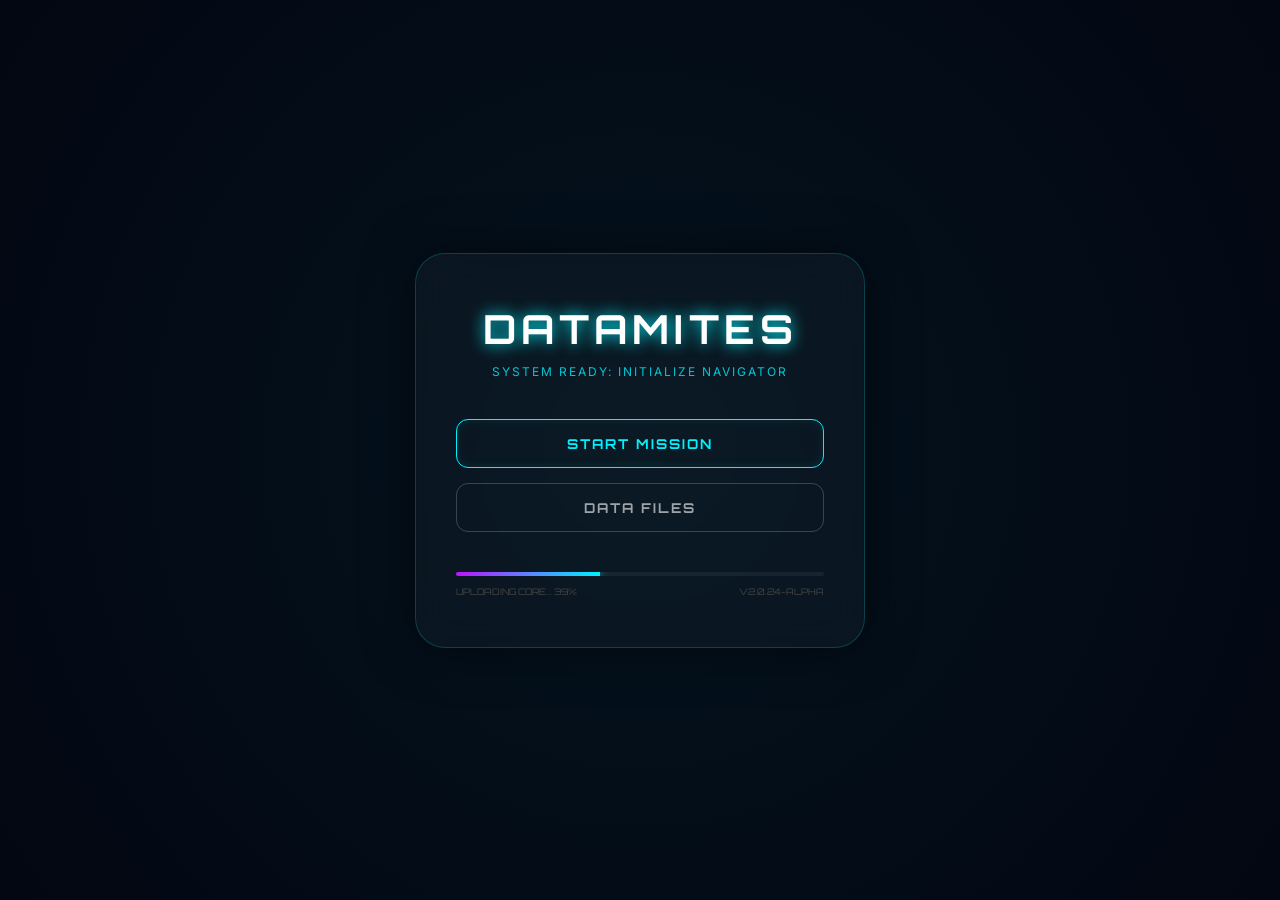
<file: Harsh app/index.html>
<!DOCTYPE html>
<html lang="en">
<head>
    <meta charset="UTF-8">
    <meta name="viewport" content="width=device-width, initial-scale=1.0">
    <title>Datamites Mission Control</title>
    <link href="https://fonts.googleapis.com/css2?family=Orbitron:wght@700;900&family=Inter:wght@400;700&display=swap" rel="stylesheet">
    <style>
        /* CSS Iilli start aagutte - idanna copy maadi */
        :root {
            --cyan: #00f2ff;
            --purple: #bc13fe;
            --bg: #030712;
        }

        * { margin: 0; padding: 0; box-sizing: border-box; }

        body {
            background-color: var(--bg);
            color: #fff;
            font-family: 'Inter', sans-serif;
            height: 100vh;
            display: flex;
            justify-content: center;
            align-items: center;
            overflow: hidden;
            background-image: 
                radial-gradient(circle at 50% 50%, rgba(0, 242, 255, 0.05), transparent),
                url('https://www.transparenttextures.com/patterns/stardust.png');
        }

        /* Center Container */
        .welcome-container {
            background: rgba(255, 255, 255, 0.03);
            backdrop-filter: blur(15px);
            border: 1px solid rgba(0, 242, 255, 0.2);
            border-radius: 30px;
            padding: 50px 40px;
            text-align: center;
            width: 90%;
            max-width: 450px;
            box-shadow: 0 0 50px rgba(0, 0, 0, 0.5);
            position: relative;
            z-index: 5;
        }

        /* Title Styling */
        .glitch {
            font-family: 'Orbitron';
            font-size: 2.5rem;
            letter-spacing: 5px;
            color: #fff;
            text-shadow: 0 0 15px var(--cyan);
            margin-bottom: 10px;
        }

        .subtitle {
            font-size: 0.75rem;
            color: var(--cyan);
            letter-spacing: 2px;
            margin-bottom: 40px;
            opacity: 0.8;
            text-transform: uppercase;
        }

        /* Buttons Fix - No more blue links! */
        .action-buttons {
            display: flex;
            flex-direction: column;
            gap: 15px;
            margin-bottom: 40px;
        }

        .btn {
            display: block;
            text-decoration: none;
            padding: 15px;
            border-radius: 12px;
            font-family: 'Orbitron';
            font-size: 0.85rem;
            font-weight: 700;
            letter-spacing: 2px;
            transition: 0.3s;
            text-align: center;
        }

        .btn-primary {
            background: transparent;
            border: 1px solid var(--cyan);
            color: var(--cyan);
            box-shadow: inset 0 0 10px rgba(0, 242, 255, 0.1);
        }

        .btn-primary:hover {
            background: var(--cyan);
            color: #000;
            box-shadow: 0 0 30px var(--cyan);
        }

        .btn-secondary {
            background: transparent;
            border: 1px solid rgba(255, 255, 255, 0.2);
            color: rgba(255, 255, 255, 0.6);
        }

        .btn-secondary:hover {
            border-color: #fff;
            color: #fff;
        }

        /* Loading Bar Section */
        .loading-zone {
            width: 100%;
        }

        .loading-bar {
            width: 100%;
            height: 4px;
            background: rgba(255, 255, 255, 0.05);
            border-radius: 10px;
            overflow: hidden;
            margin-bottom: 10px;
        }

        .progress {
            width: 0%;
            height: 100%;
            background: linear-gradient(90deg, var(--purple), var(--cyan));
            box-shadow: 0 0 10px var(--cyan);
            transition: width 0.1s;
        }

        .status-info {
            display: flex;
            justify-content: space-between;
            font-size: 9px;
            color: #444;
            font-family: 'Orbitron';
        }
    </style>
</head>
<body>

    <div class="welcome-container">
        <h1 class="glitch">DATAMITES</h1>
        <p class="subtitle">System Ready: Initialize Navigator</p>

        <div class="action-buttons">
            <a href="roadmap.html" class="btn btn-primary">START MISSION</a>
            <a href="about.html" class="btn btn-secondary">DATA FILES</a>
        </div>

        <div class="loading-zone">
            <div class="loading-bar">
                <div class="progress" id="progressBar"></div>
            </div>
            <div class="status-info">
                <span id="statusText">UPLOADING CORE... 0%</span>
                <span>V2.0.24-ALPHA</span>
            </div>
        </div>
    </div>

    <script>
        // Smooth Percentage Counter Logic
        window.onload = () => {
            const bar = document.getElementById('progressBar');
            const text = document.getElementById('statusText');
            let width = 0;

            const interval = setInterval(() => {
                if (width >= 100) {
                    clearInterval(interval);
                    text.innerText = "SYSTEM ONLINE - WELCOME AGENT";
                    text.style.color = "#00f2ff";
                } else {
                    width += Math.floor(Math.random() * 4) + 1;
                    if(width > 100) width = 100;
                    bar.style.width = width + '%';
                    text.innerText = `UPLOADING CORE... ${width}%`;
                }
            }, 80);
        };
    </script>
</body>
</html>
</file>
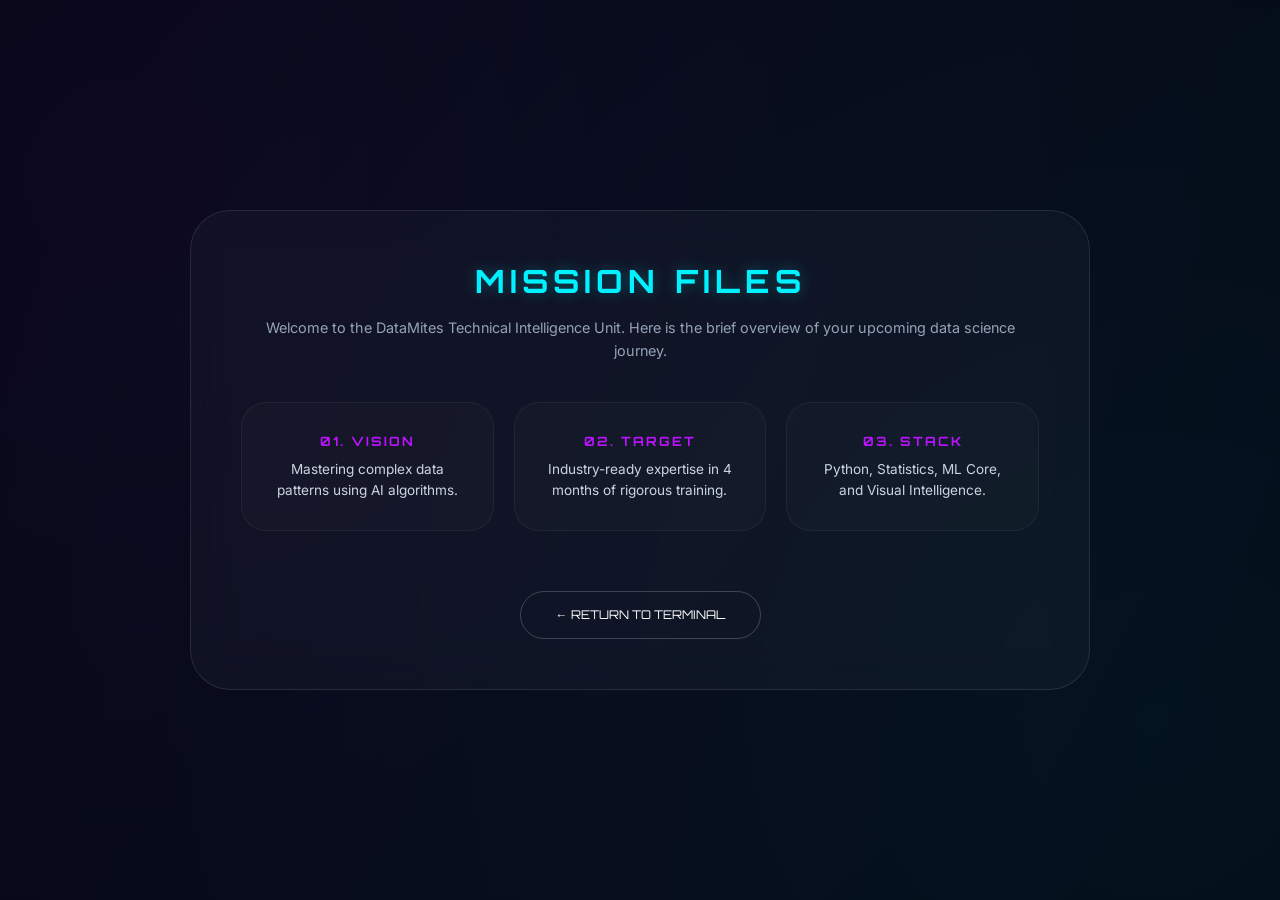
<file: Harsh app/about.html>
<!DOCTYPE html>
<html lang="en">
<head>
    <meta charset="UTF-8">
    <meta name="viewport" content="width=device-width, initial-scale=1.0">
    <title>About Mission | Datamites Intelligence</title>
    <link href="https://fonts.googleapis.com/css2?family=Orbitron:wght@700;900&family=Inter:wght@300;400;600&display=swap" rel="stylesheet">
    <style>
        :root {
            --cyan: #00f2ff;
            --purple: #bc13fe;
            --bg: #030712;
            --glass: rgba(255, 255, 255, 0.03);
        }

        * { margin: 0; padding: 0; box-sizing: border-box; }

        body {
            background-color: var(--bg);
            color: #fff;
            font-family: 'Inter', sans-serif;
            min-height: 100vh;
            display: flex;
            justify-content: center;
            align-items: center;
            overflow-x: hidden;
            background-image: 
                radial-gradient(circle at 10% 20%, rgba(188, 19, 254, 0.05), transparent),
                radial-gradient(circle at 90% 80%, rgba(0, 242, 255, 0.05), transparent);
        }

        /* Entry Animation */
        .about-container {
            max-width: 900px;
            width: 90%;
            background: var(--glass);
            backdrop-filter: blur(20px);
            border: 1px solid rgba(255, 255, 255, 0.1);
            border-radius: 40px;
            padding: 50px;
            text-align: center;
            position: relative;
            animation: slideUp 0.8s ease;
        }

        @keyframes slideUp {
            from { opacity: 0; transform: translateY(40px); }
            to { opacity: 1; transform: translateY(0); }
        }

        .header-section h1 {
            font-family: 'Orbitron';
            font-size: 2rem;
            letter-spacing: 5px;
            color: var(--cyan);
            margin-bottom: 15px;
            text-shadow: 0 0 15px rgba(0, 242, 255, 0.3);
        }

        .header-section p {
            font-size: 0.9rem;
            color: #94a3b8;
            margin-bottom: 40px;
            line-height: 1.6;
        }

        /* Features Grid */
        .features-grid {
            display: grid;
            grid-template-columns: repeat(auto-fit, minmax(200px, 1fr));
            gap: 20px;
            margin-bottom: 40px;
        }

        .feature-card {
            background: rgba(255, 255, 255, 0.02);
            border: 1px solid rgba(255, 255, 255, 0.05);
            padding: 30px;
            border-radius: 25px;
            transition: 0.3s;
        }

        .feature-card:hover {
            border-color: var(--purple);
            background: rgba(188, 19, 254, 0.02);
            transform: translateY(-5px);
        }

        .feature-card h3 {
            font-family: 'Orbitron';
            font-size: 0.8rem;
            color: var(--purple);
            margin-bottom: 10px;
            letter-spacing: 2px;
        }

        .feature-card p {
            font-size: 0.85rem;
            color: #cbd5e1;
            line-height: 1.5;
        }

        /* Back Button */
        .back-home-btn {
            display: inline-block;
            text-decoration: none;
            color: #fff;
            font-family: 'Orbitron';
            font-size: 0.75rem;
            border: 1px solid rgba(255, 255, 255, 0.2);
            padding: 15px 35px;
            border-radius: 50px;
            transition: 0.3s;
            margin-top: 20px;
        }

        .back-home-btn:hover {
            background: #fff;
            color: #000;
            box-shadow: 0 0 20px #fff;
        }

        /* Mobile Adjustments */
        @media (max-width: 600px) {
            .about-container { padding: 30px 20px; }
            .header-section h1 { font-size: 1.5rem; }
        }
    </style>
</head>
<body>

    <div class="about-container">
        <div class="header-section">
            <h1>MISSION FILES</h1>
            <p>Welcome to the DataMites Technical Intelligence Unit. Here is the brief overview of your upcoming data science journey.</p>
        </div>

        <div class="features-grid">
            <div class="feature-card">
                <h3>01. VISION</h3>
                <p>Mastering complex data patterns using AI algorithms.</p>
            </div>
            <div class="feature-card">
                <h3>02. TARGET</h3>
                <p>Industry-ready expertise in 4 months of rigorous training.</p>
            </div>
            <div class="feature-card">
                <h3>03. STACK</h3>
                <p>Python, Statistics, ML Core, and Visual Intelligence.</p>
            </div>
        </div>

        <a href="index.html" class="back-home-btn">← RETURN TO TERMINAL</a>
    </div>

</body>
</html>
</file>
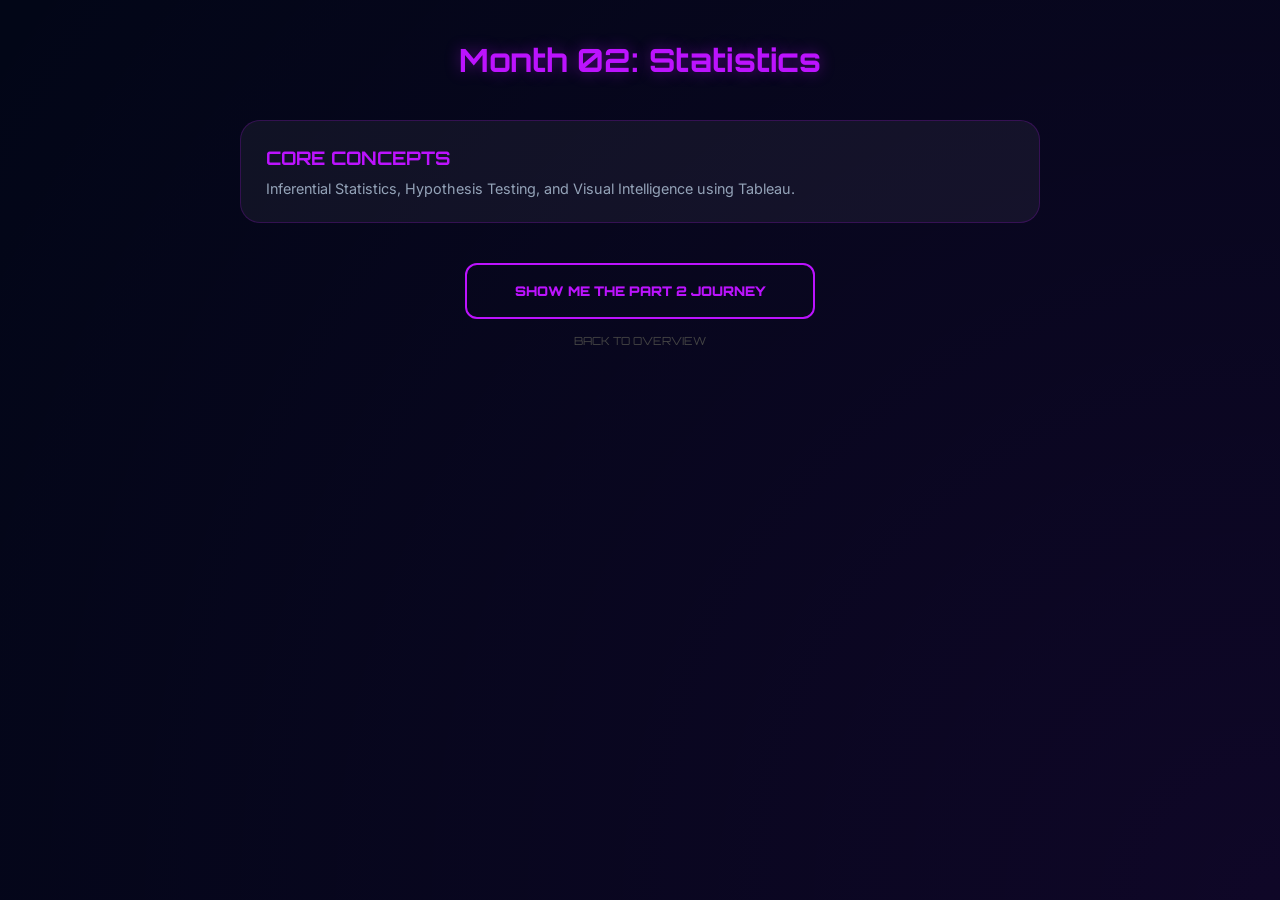
<file: Harsh app/month2.html>
<!DOCTYPE html>
<html lang="en">
<head>
    <meta charset="UTF-8">
    <meta name="viewport" content="width=device-width, initial-scale=1.0">
    <title>Month 02 | Stats & Journey Part 2</title>
    <link href="https://fonts.googleapis.com/css2?family=Orbitron:wght@700;900&family=Inter:wght@300;400;600&display=swap" rel="stylesheet">
    <style>
        :root {
            --cyan: #00f2ff;
            --purple: #bc13fe;
            --bg: #020617;
            --glass: rgba(255, 255, 255, 0.05);
        }

        * { margin: 0; padding: 0; box-sizing: border-box; }

        body {
            background-color: var(--bg);
            color: #fff;
            font-family: 'Inter', sans-serif;
            min-height: 100vh;
            display: flex;
            flex-direction: column;
            align-items: center;
            background-image: radial-gradient(circle at 100% 100%, rgba(188, 19, 254, 0.07), transparent);
        }

        .container { width: 90%; max-width: 800px; padding: 40px 0; }

        header { margin-bottom: 40px; text-align: center; }
        header h1 { font-family: 'Orbitron'; font-size: 2rem; color: var(--purple); text-shadow: 0 0 15px rgba(188, 19, 254, 0.4); }

        /* Stats Cards */
        .module-card {
            background: var(--glass);
            border: 1px solid rgba(188, 19, 254, 0.2);
            padding: 25px;
            border-radius: 20px;
            margin-bottom: 20px;
        }

        /* --- PART 2 JOURNEY SECTION --- */
        .part2-preview {
            display: none; /* Modal or toggle effect */
            margin-top: 30px;
            padding: 30px;
            background: rgba(0, 242, 255, 0.03);
            border: 1px dashed var(--cyan);
            border-radius: 20px;
            text-align: center;
            animation: fadeIn 0.5s ease;
        }

        @keyframes fadeIn { from { opacity: 0; } to { opacity: 1; } }

        .part2-preview h2 { font-family: 'Orbitron'; color: var(--cyan); margin-bottom: 10px; font-size: 1.2rem; }
        .part2-preview p { font-size: 0.85rem; color: #94a3b8; margin-bottom: 20px; }

        /* Buttons Fix */
        .action-zone {
            margin-top: 40px;
            display: flex;
            flex-direction: column;
            gap: 15px;
            align-items: center;
        }

        .btn {
            width: 100%;
            max-width: 350px;
            padding: 18px;
            font-family: 'Orbitron';
            font-weight: 900;
            text-align: center;
            text-decoration: none;
            border-radius: 12px;
            cursor: pointer;
            transition: 0.3s;
        }

        /* Show Part 2 Button */
        .btn-purple {
            background: transparent;
            border: 2px solid var(--purple);
            color: var(--purple);
        }
        .btn-purple:hover { background: var(--purple); color: #fff; box-shadow: 0 0 30px var(--purple); }

        /* Start Part 2 Button (Glow Effect) */
        .btn-start-part2 {
            background: var(--cyan);
            color: #000;
            border: none;
            box-shadow: 0 0 20px rgba(0, 242, 255, 0.4);
            display: none; /* Initially hidden */
        }
        .btn-start-part2:hover { transform: scale(1.05); box-shadow: 0 0 40px var(--cyan); }
    </style>
</head>
<body>

    <div class="container">
        <header>
            <h1>Month 02: Statistics</h1>
        </header>

        <div class="module-card">
            <h3 style="color: var(--purple); font-family: 'Orbitron'; margin-bottom: 10px;">CORE CONCEPTS</h3>
            <p style="color: #94a3b8; font-size: 0.9rem;">Inferential Statistics, Hypothesis Testing, and Visual Intelligence using Tableau.</p>
        </div>

        <div class="part2-preview" id="journeySection">
            <h2>PART 2: THE AI ASCENSION</h2>
            <p>Ready to start? Part 2 covers Machine Learning Core & Real-time AI Deployment.</p>
            <a href="month3.html" class="btn btn-start-part2" id="startBtn">START PART 2 NOW</a>
        </div>

        <div class="action-zone">
            <button class="btn btn-purple" id="showJourneyBtn">SHOW ME THE PART 2 JOURNEY</button>
            
            <a href="roadmap.html" style="color: #444; font-size: 0.7rem; text-decoration: none; font-family: 'Orbitron';">BACK TO OVERVIEW</a>
        </div>
    </div>

    <script>
        const showBtn = document.getElementById('showJourneyBtn');
        const journeySection = document.getElementById('journeySection');
        const startBtn = document.getElementById('startBtn');

        showBtn.addEventListener('click', () => {
            // Show the section and the new start button
            journeySection.style.display = 'block';
            startBtn.style.display = 'inline-block';
            
            // Hide the current button
            showBtn.style.display = 'none';
        });
    </script>
</body>
</html>
</file>
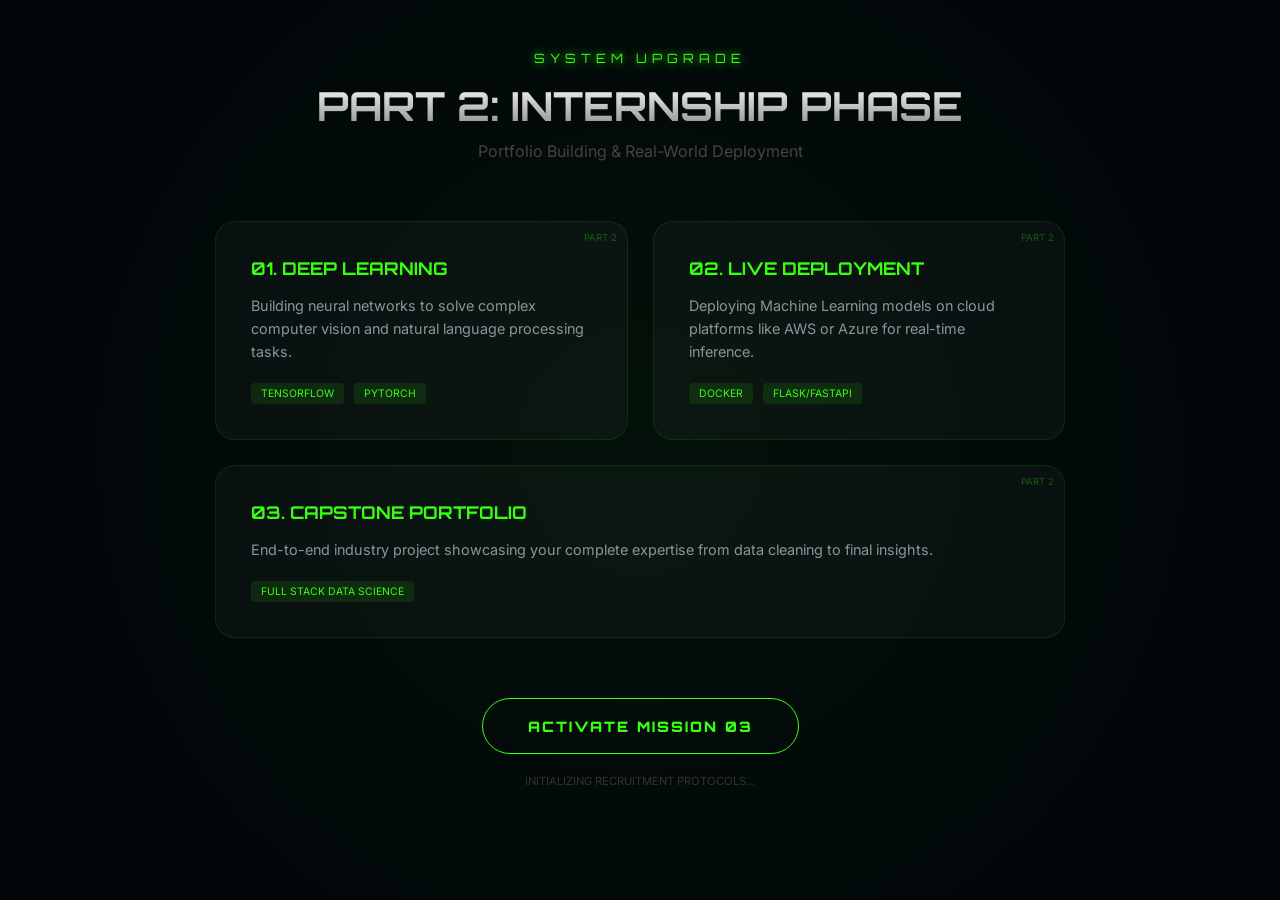
<file: Harsh app/month3.html>
<!DOCTYPE html>
<html lang="en">
<head>
    <meta charset="UTF-8">
    <meta name="viewport" content="width=device-width, initial-scale=1.0">
    <title>Part 2 | Internship & Portfolio</title>
    <link href="https://fonts.googleapis.com/css2?family=Orbitron:wght@700;900&family=Inter:wght@300;400;600&display=swap" rel="stylesheet">
    <style>
        :root {
            --neon-green: #39ff14;
            --cyan: #00f2ff;
            --bg: #010409;
            --glass: rgba(255, 255, 255, 0.03);
        }

        * { margin: 0; padding: 0; box-sizing: border-box; }

        body {
            background-color: var(--bg);
            color: #fff;
            font-family: 'Inter', sans-serif;
            min-height: 100vh;
            display: flex;
            justify-content: center;
            background-image: radial-gradient(circle at 50% 50%, rgba(57, 255, 20, 0.05), transparent);
        }

        .container { width: 90%; max-width: 850px; padding: 50px 0; }

        /* Header with Pulse Animation */
        header { text-align: center; margin-bottom: 60px; }
        .phase-label { 
            color: var(--neon-green); 
            font-family: 'Orbitron'; 
            font-size: 0.8rem; 
            letter-spacing: 5px; 
            text-shadow: 0 0 10px var(--neon-green);
        }
        header h1 { 
            font-family: 'Orbitron'; 
            font-size: 2.5rem; 
            margin-top: 15px; 
            background: linear-gradient(to bottom, #fff, #888);
            -webkit-background-clip: text;
            -webkit-text-fill-color: transparent;
        }

        /* Project Grid */
        .portfolio-grid {
            display: grid;
            grid-template-columns: repeat(auto-fit, minmax(300px, 1fr));
            gap: 25px;
        }

        .project-card {
            background: var(--glass);
            border: 1px solid rgba(57, 255, 20, 0.1);
            border-radius: 20px;
            padding: 35px;
            position: relative;
            transition: 0.4s;
            overflow: hidden;
        }

        .project-card:hover {
            border-color: var(--neon-green);
            transform: translateY(-10px);
            box-shadow: 0 10px 30px rgba(57, 255, 20, 0.1);
        }

        .project-card::after {
            content: "PART 2";
            position: absolute;
            top: 10px; right: 10px;
            font-size: 0.6rem;
            color: var(--neon-green);
            opacity: 0.3;
        }

        .project-card h3 { 
            font-family: 'Orbitron'; 
            color: var(--neon-green); 
            margin-bottom: 15px; 
            font-size: 1.1rem;
        }

        .project-card p { font-size: 0.9rem; color: #8b949e; line-height: 1.6; }

        .tag-row { display: flex; gap: 10px; margin-top: 20px; }
        .tag { 
            font-size: 0.65rem; 
            background: rgba(57, 255, 20, 0.1); 
            color: var(--neon-green); 
            padding: 4px 10px; 
            border-radius: 4px; 
        }

        /* Floating Start Button */
        .bottom-nav {
            margin-top: 60px;
            text-align: center;
        }

        .btn-launch {
            display: inline-block;
            text-decoration: none;
            background: transparent;
            border: 1px solid var(--neon-green);
            color: var(--neon-green);
            padding: 18px 45px;
            font-family: 'Orbitron';
            font-weight: 900;
            font-size: 0.9rem;
            border-radius: 50px;
            transition: 0.3s;
            letter-spacing: 2px;
        }

        .btn-launch:hover {
            background: var(--neon-green);
            color: #000;
            box-shadow: 0 0 40px var(--neon-green);
        }

        @media (max-width: 600px) {
            header h1 { font-size: 1.8rem; }
            .project-card { padding: 25px; }
        }
    </style>
</head>
<body>

    <div class="container">
        <header>
            <div class="phase-label">SYSTEM UPGRADE</div>
            <h1>PART 2: INTERNSHIP PHASE</h1>
            <p style="color: #444; margin-top: 10px;">Portfolio Building & Real-World Deployment</p>
        </header>

        <div class="portfolio-grid">
            <div class="project-card">
                <h3>01. DEEP LEARNING</h3>
                <p>Building neural networks to solve complex computer vision and natural language processing tasks.</p>
                <div class="tag-row">
                    <span class="tag">TENSORFLOW</span>
                    <span class="tag">PYTORCH</span>
                </div>
            </div>

            <div class="project-card">
                <h3>02. LIVE DEPLOYMENT</h3>
                <p>Deploying Machine Learning models on cloud platforms like AWS or Azure for real-time inference.</p>
                <div class="tag-row">
                    <span class="tag">DOCKER</span>
                    <span class="tag">FLASK/FASTAPI</span>
                </div>
            </div>

            <div class="project-card" style="grid-column: 1 / -1;">
                <h3>03. CAPSTONE PORTFOLIO</h3>
                <p>End-to-end industry project showcasing your complete expertise from data cleaning to final insights.</p>
                <div class="tag-row">
                    <span class="tag">FULL STACK DATA SCIENCE</span>
                </div>
            </div>
        </div>

        <div class="bottom-nav">
            <a href="fees.html" class="btn-launch">ACTIVATE MISSION 03</a>
            <p style="margin-top: 20px; font-size: 0.7rem; color: #333;">INITIALIZING RECRUITMENT PROTOCOLS...</p>
        </div>
    </div>

</body>
</html>
</file>
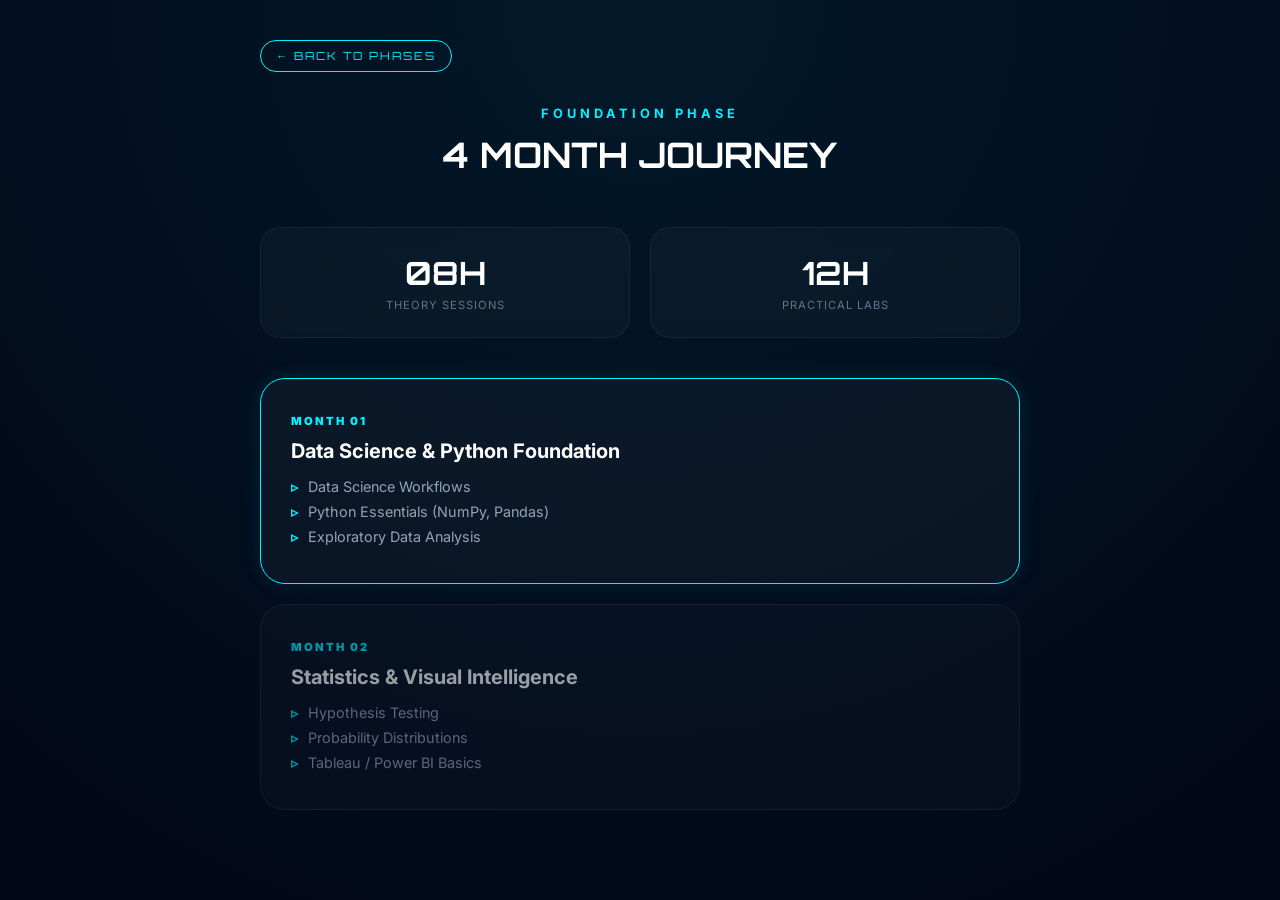
<file: Harsh app/roadmap.html>
<!DOCTYPE html>
<html lang="en">
<head>
    <meta charset="UTF-8">
    <meta name="viewport" content="width=device-width, initial-scale=1.0">
    <title>Roadmap | 4 Month Journey</title>
    <link href="https://fonts.googleapis.com/css2?family=Orbitron:wght@700;900&family=Inter:wght@300;400;700&display=swap" rel="stylesheet">
    <style>
        :root {
            --cyan: #00f2ff;
            --purple: #bc13fe;
            --bg: #020617;
            --card-bg: rgba(255, 255, 255, 0.03);
        }

        * { margin: 0; padding: 0; box-sizing: border-box; }

        body {
            background-color: var(--bg);
            color: #fff;
            font-family: 'Inter', sans-serif;
            min-height: 100vh;
            background-image: radial-gradient(circle at 50% 0%, rgba(0, 242, 255, 0.08), transparent);
            overflow-x: hidden;
        }

        /* Loading Screen overlay */
        #page-loader {
            position: fixed;
            top: 0; left: 0; width: 100%; height: 100%;
            background: var(--bg);
            display: flex;
            justify-content: center;
            align-items: center;
            z-index: 100;
            transition: opacity 0.8s ease;
        }

        .container {
            max-width: 800px;
            margin: 0 auto;
            padding: 40px 20px;
            animation: fadeIn 1s ease;
        }

        @keyframes fadeIn { from { opacity: 0; transform: translateY(20px); } to { opacity: 1; transform: translateY(0); } }

        /* Header Styles */
        .back-btn {
            display: inline-block;
            text-decoration: none;
            color: var(--cyan);
            font-family: 'Orbitron';
            font-size: 0.7rem;
            letter-spacing: 2px;
            border: 1px solid var(--cyan);
            padding: 8px 15px;
            border-radius: 50px;
            margin-bottom: 30px;
            transition: 0.3s;
        }
        .back-btn:hover { background: var(--cyan); color: #000; box-shadow: 0 0 15px var(--cyan); }

        header { text-align: center; margin-bottom: 50px; }
        header span { color: var(--cyan); font-size: 0.8rem; font-weight: 700; letter-spacing: 4px; text-transform: uppercase; }
        header h1 { font-family: 'Orbitron'; font-size: 2.2rem; margin-top: 10px; }

        /* Stats Row */
        .stats-grid {
            display: grid;
            grid-template-columns: 1fr 1fr;
            gap: 20px;
            margin-bottom: 40px;
        }

        .stat-card {
            background: var(--card-bg);
            border: 1px solid rgba(255, 255, 255, 0.05);
            padding: 25px;
            border-radius: 20px;
            text-align: center;
            backdrop-filter: blur(10px);
        }
        .stat-card h2 { font-family: 'Orbitron'; font-size: 2rem; margin-bottom: 5px; }
        .stat-card p { font-size: 0.7rem; color: #64748b; letter-spacing: 1px; }

        /* Journey Cards */
        .journey-list { display: flex; flex-direction: column; gap: 20px; }

        .month-card {
            background: var(--card-bg);
            border: 1px solid rgba(255, 255, 255, 0.1);
            padding: 30px;
            border-radius: 25px;
            cursor: pointer;
            transition: 0.4s cubic-bezier(0.175, 0.885, 0.32, 1.275);
            position: relative;
        }

        .month-card.active { border-color: var(--cyan); box-shadow: 0 0 20px rgba(0, 242, 255, 0.1); }
        .month-card:hover { transform: scale(1.02); background: rgba(0, 242, 255, 0.02); }

        .month-card span { color: var(--cyan); font-size: 0.7rem; font-weight: 900; letter-spacing: 2px; }
        .month-card h3 { font-size: 1.25rem; margin: 10px 0; }
        
        .bullets { list-style: none; margin-top: 15px; }
        .bullets li { color: #94a3b8; font-size: 0.9rem; margin-bottom: 8px; display: flex; align-items: center; }
        .bullets li::before { content: "▹"; color: var(--cyan); margin-right: 10px; font-weight: bold; }

        /* Mobile Responsive */
        @media (max-width: 600px) {
            header h1 { font-size: 1.8rem; }
            .stats-grid { grid-template-columns: 1fr; }
            .month-card { padding: 20px; }
        }
    </style>
</head>
<body>

    <div id="page-loader">
        <div style="width: 40px; height: 40px; border: 3px solid #1e293b; border-top-color: var(--cyan); border-radius: 50%; animation: spin 1s infinite linear;"></div>
    </div>
    <style>@keyframes spin { to { transform: rotate(360deg); } }</style>

    <div class="container">
        <a href="index.html" class="back-btn">← BACK TO PHASES</a>

        <header>
            <span>Foundation Phase</span>
            <h1>4 MONTH JOURNEY</h1>
        </header>

        <div class="stats-grid">
            <div class="stat-card">
                <h2>08H</h2>
                <p>THEORY SESSIONS</p>
            </div>
            <div class="stat-card">
                <h2>12H</h2>
                <p>PRACTICAL LABS</p>
            </div>
        </div>

        <div class="journey-list">
            <div class="month-card active" onclick="location.href='month1.html'">
                <span>MONTH 01</span>
                <h3>Data Science & Python Foundation</h3>
                <ul class="bullets">
                    <li>Data Science Workflows</li>
                    <li>Python Essentials (NumPy, Pandas)</li>
                    <li>Exploratory Data Analysis</li>
                </ul>
            </div>

            <div class="month-card" style="opacity: 0.6;">
                <span>MONTH 02</span>
                <h3>Statistics & Visual Intelligence</h3>
                <ul class="bullets">
                    <li>Hypothesis Testing</li>
                    <li>Probability Distributions</li>
                    <li>Tableau / Power BI Basics</li>
                </ul>
            </div>
        </div>
    </div>

    <script>
        // Smooth Page Loader
        window.addEventListener('load', () => {
            const loader = document.getElementById('page-loader');
            setTimeout(() => {
                loader.style.opacity = '0';
                setTimeout(() => loader.style.display = 'none', 800);
            }, 500);
        });
    </script>
</body>
</html>
</file>
